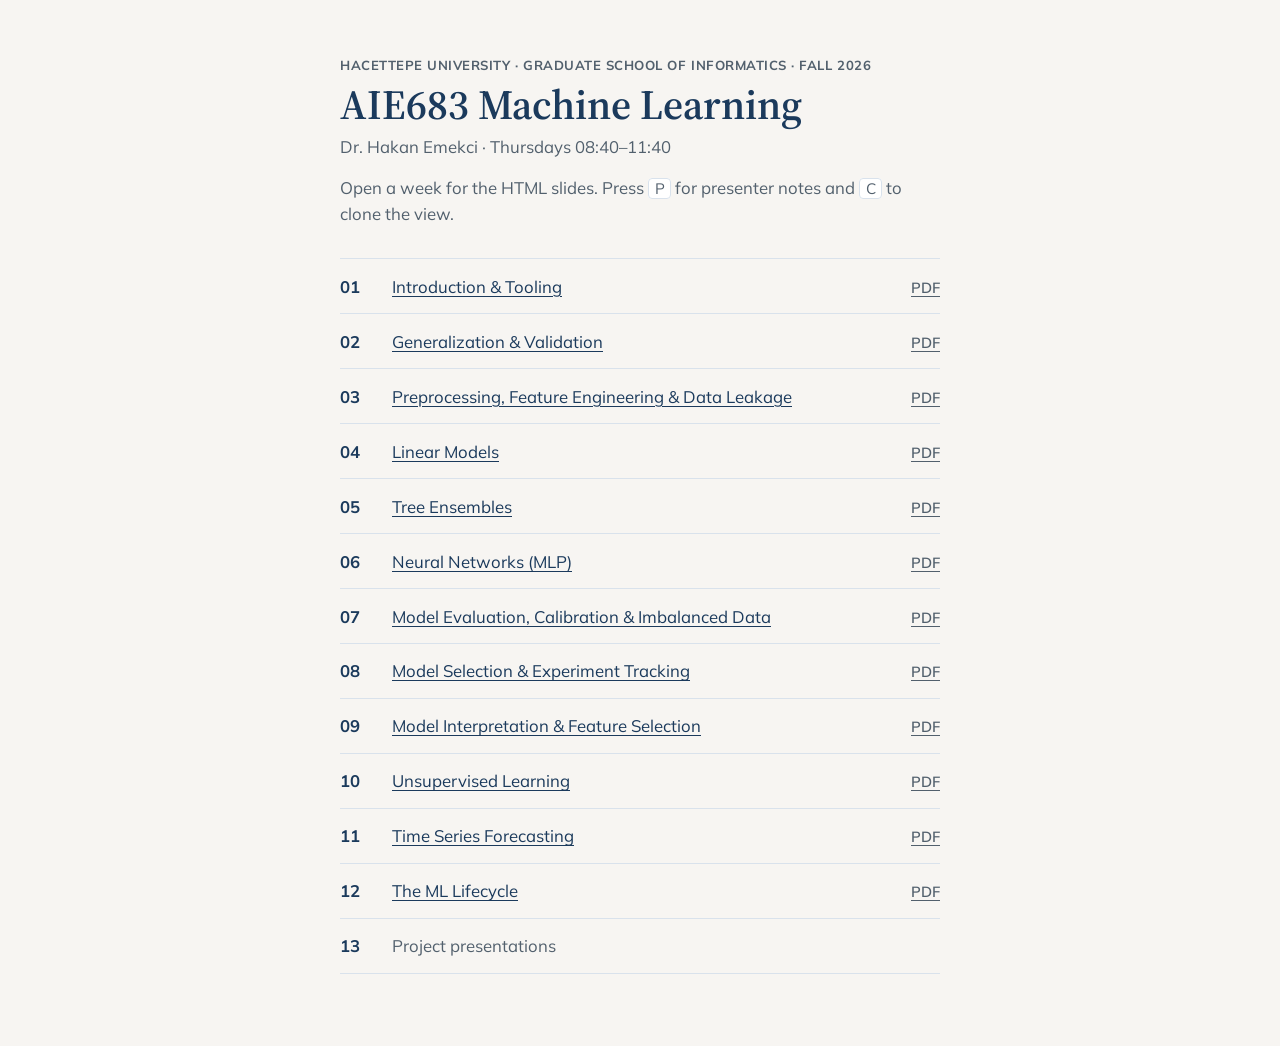
<file: index.html>
<!DOCTYPE html>
<html lang="en">
<head>
  <meta charset="utf-8">
  <meta name="viewport" content="width=device-width, initial-scale=1">
  <title>AIE683 Machine Learning</title>
  <link rel="stylesheet" href="https://fonts.googleapis.com/css2?family=Mulish:wght@400;600;700&family=Source+Serif+4:wght@600&display=swap">
  <style>
    :root {
      --text: #1f2933;
      --accent: #1b3a5c;
      --muted: #52606d;
      --line: #d9e2ec;
      --paper: #f7f5f2;
    }
    * { box-sizing: border-box; }
    body {
      margin: 0;
      background: var(--paper);
      color: var(--text);
      font-family: Mulish, "Helvetica Neue", Arial, sans-serif;
      font-size: 1.05rem;
      line-height: 1.5;
    }
    main {
      max-width: 40rem;
      margin: 0 auto;
      padding: 3.5rem 1.25rem 4.5rem;
    }
    .kicker {
      margin: 0;
      color: var(--muted);
      font-size: 0.82rem;
      font-weight: 700;
      letter-spacing: 0.04em;
      text-transform: uppercase;
    }
    h1 {
      margin: 0.4rem 0 0.35rem;
      color: var(--accent);
      font-family: "Source Serif 4", Georgia, "Times New Roman", serif;
      font-size: 2.6rem;
      font-weight: 600;
      line-height: 1.12;
    }
    .meta, .hint {
      margin: 0;
      color: var(--muted);
    }
    .hint { margin-top: 1rem; }
    kbd {
      border: 1px solid var(--line);
      border-radius: 4px;
      padding: 0 0.35rem;
      background: #fff;
      font-family: inherit;
      font-size: 0.9em;
    }
    ol {
      list-style: none;
      margin: 2rem 0 0;
      padding: 0;
      border-top: 1px solid var(--line);
    }
    li {
      display: grid;
      grid-template-columns: 2.5rem 1fr auto;
      gap: 0.75rem;
      align-items: baseline;
      padding: 0.9rem 0;
      border-bottom: 1px solid var(--line);
    }
    .num {
      color: var(--accent);
      font-variant-numeric: tabular-nums;
      font-weight: 700;
    }
    a {
      color: var(--accent);
      text-decoration-thickness: 1px;
      text-underline-offset: 0.18em;
    }
    a:hover { color: #0f2744; }
    .pdf {
      color: var(--muted);
      font-size: 0.92rem;
      font-weight: 600;
    }
    .quiet { color: var(--muted); }
  </style>
</head>
<body>
  <main>
    <p class="kicker">Hacettepe University · Graduate School of Informatics · Fall 2026</p>
    <h1>AIE683 Machine Learning</h1>
    <p class="meta">Dr. Hakan Emekci · Thursdays 08:40–11:40</p>
    <p class="hint">Open a week for the HTML slides. Press <kbd>P</kbd> for presenter notes and <kbd>C</kbd> to clone the view.</p>
    <ol>
      <li>
        <span class="num">01</span>
        <a href="weeks/week01-introduction/">Introduction &amp; Tooling</a>
        <a class="pdf" href="slides-pdf/week01-introduction.pdf">PDF</a>
      </li>
      <li>
        <span class="num">02</span>
        <a href="weeks/week02-generalization-validation/">Generalization &amp; Validation</a>
        <a class="pdf" href="slides-pdf/week02-generalization-validation.pdf">PDF</a>
      </li>
      <li>
        <span class="num">03</span>
        <a href="weeks/week03-preprocessing/">Preprocessing, Feature Engineering &amp; Data Leakage</a>
        <a class="pdf" href="slides-pdf/week03-preprocessing.pdf">PDF</a>
      </li>
      <li>
        <span class="num">04</span>
        <a href="weeks/week04-linear-models/">Linear Models</a>
        <a class="pdf" href="slides-pdf/week04-linear-models.pdf">PDF</a>
      </li>
      <li>
        <span class="num">05</span>
        <a href="weeks/week05-tree-ensembles/">Tree Ensembles</a>
        <a class="pdf" href="slides-pdf/week05-tree-ensembles.pdf">PDF</a>
      </li>
      <li>
        <span class="num">06</span>
        <a href="weeks/week06-neural-networks/">Neural Networks (MLP)</a>
        <a class="pdf" href="slides-pdf/week06-neural-networks.pdf">PDF</a>
      </li>
      <li>
        <span class="num">07</span>
        <a href="weeks/week07-model-evaluation/">Model Evaluation, Calibration &amp; Imbalanced Data</a>
        <a class="pdf" href="slides-pdf/week07-model-evaluation.pdf">PDF</a>
      </li>
      <li>
        <span class="num">08</span>
        <a href="weeks/week08-model-selection-tracking/">Model Selection &amp; Experiment Tracking</a>
        <a class="pdf" href="slides-pdf/week08-model-selection-tracking.pdf">PDF</a>
      </li>
      <li>
        <span class="num">09</span>
        <a href="weeks/week09-interpretation/">Model Interpretation &amp; Feature Selection</a>
        <a class="pdf" href="slides-pdf/week09-interpretation.pdf">PDF</a>
      </li>
      <li>
        <span class="num">10</span>
        <a href="weeks/week10-unsupervised/">Unsupervised Learning</a>
        <a class="pdf" href="slides-pdf/week10-unsupervised.pdf">PDF</a>
      </li>
      <li>
        <span class="num">11</span>
        <a href="weeks/week11-time-series/">Time Series Forecasting</a>
        <a class="pdf" href="slides-pdf/week11-time-series.pdf">PDF</a>
      </li>
      <li>
        <span class="num">12</span>
        <a href="weeks/week12-ml-lifecycle/">The ML Lifecycle</a>
        <a class="pdf" href="slides-pdf/week12-ml-lifecycle.pdf">PDF</a>
      </li>
      <li>
        <span class="num">13</span>
        <span class="quiet">Project presentations</span>
        <span></span>
      </li>
    </ol>
  </main>
</body>
</html>
</file>
